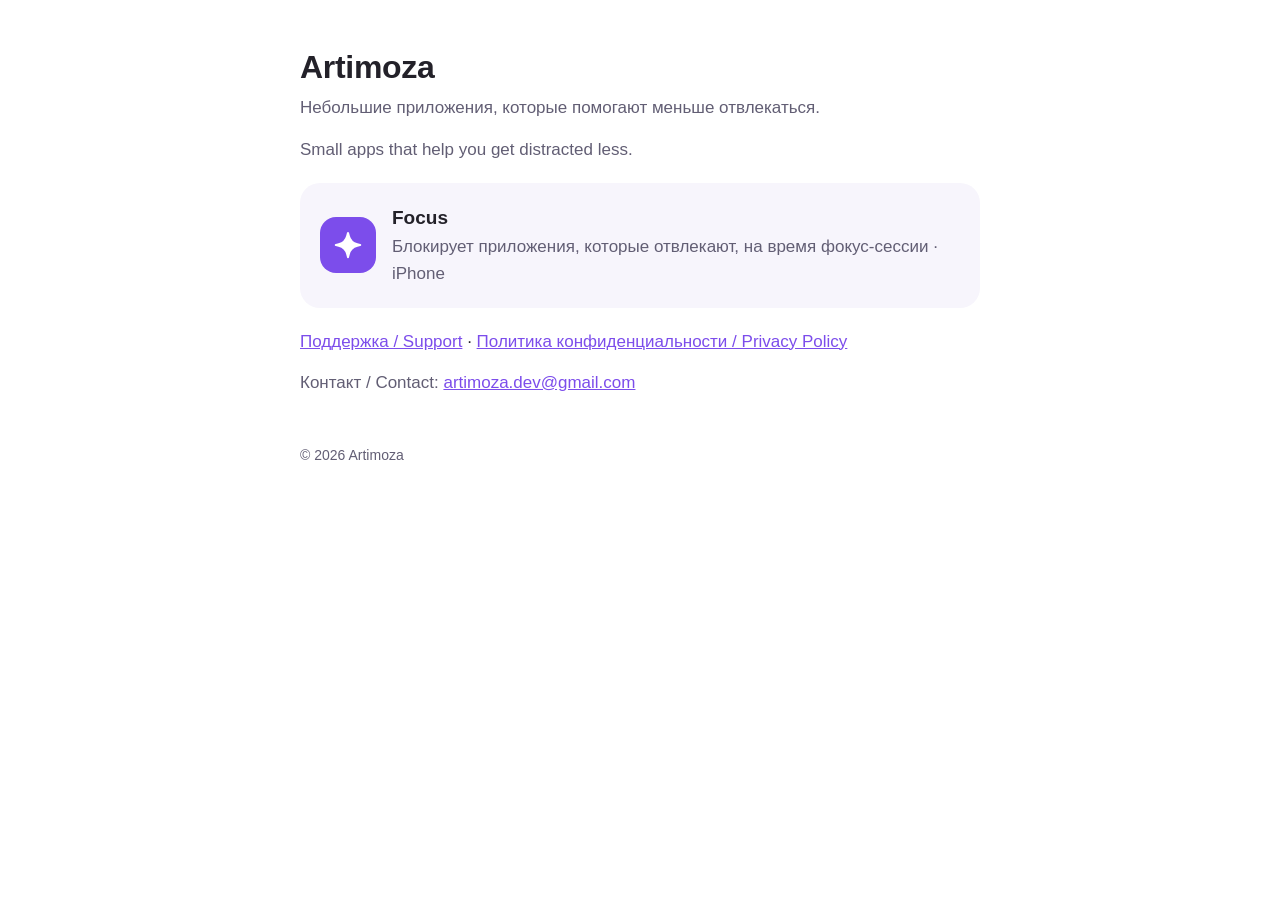
<file: index.html>
<!doctype html>
<html lang="ru">
<head>
  <meta charset="utf-8">
  <meta name="viewport" content="width=device-width, initial-scale=1">
  <title>Artimoza</title>
  <link rel="stylesheet" href="style.css">
</head>
<body>
<main>
  <h1>Artimoza</h1>
  <p class="muted">Небольшие приложения, которые помогают меньше отвлекаться.</p>
  <p class="muted" lang="en">Small apps that help you get distracted less.</p>

  <a class="card" href="focus/" style="display: flex; gap: 16px; align-items: center; text-decoration: none; color: inherit">
    <span class="brand-mark" aria-hidden="true" style="width: 56px; height: 56px; border-radius: 16px; flex: none">
      <svg width="30" height="30" viewBox="0 0 24 24" fill="#fff"><path d="M12 1.5c.4 0 .7.3.8.7l.6 2.2a8.5 8.5 0 0 0 6.2 6.2l2.2.6a.8.8 0 0 1 0 1.6l-2.2.6a8.5 8.5 0 0 0-6.2 6.2l-.6 2.2a.8.8 0 0 1-1.6 0l-.6-2.2a8.5 8.5 0 0 0-6.2-6.2l-2.2-.6a.8.8 0 0 1 0-1.6l2.2-.6a8.5 8.5 0 0 0 6.2-6.2l.6-2.2c.1-.4.4-.7.8-.7z"/></svg>
    </span>
    <span>
      <strong style="font-size: 19px">Focus</strong><br>
      <span class="muted">Блокирует приложения, которые отвлекают, на время фокус-сессии · iPhone</span>
    </span>
  </a>

  <p><a href="focus/">Поддержка / Support</a> · <a href="focus/privacy/">Политика конфиденциальности / Privacy Policy</a></p>
  <p class="muted">Контакт / Contact: <a href="mailto:artimoza.dev@gmail.com">artimoza.dev@gmail.com</a></p>

  <footer>© 2026 Artimoza</footer>
</main>
</body>
</html>
</file>
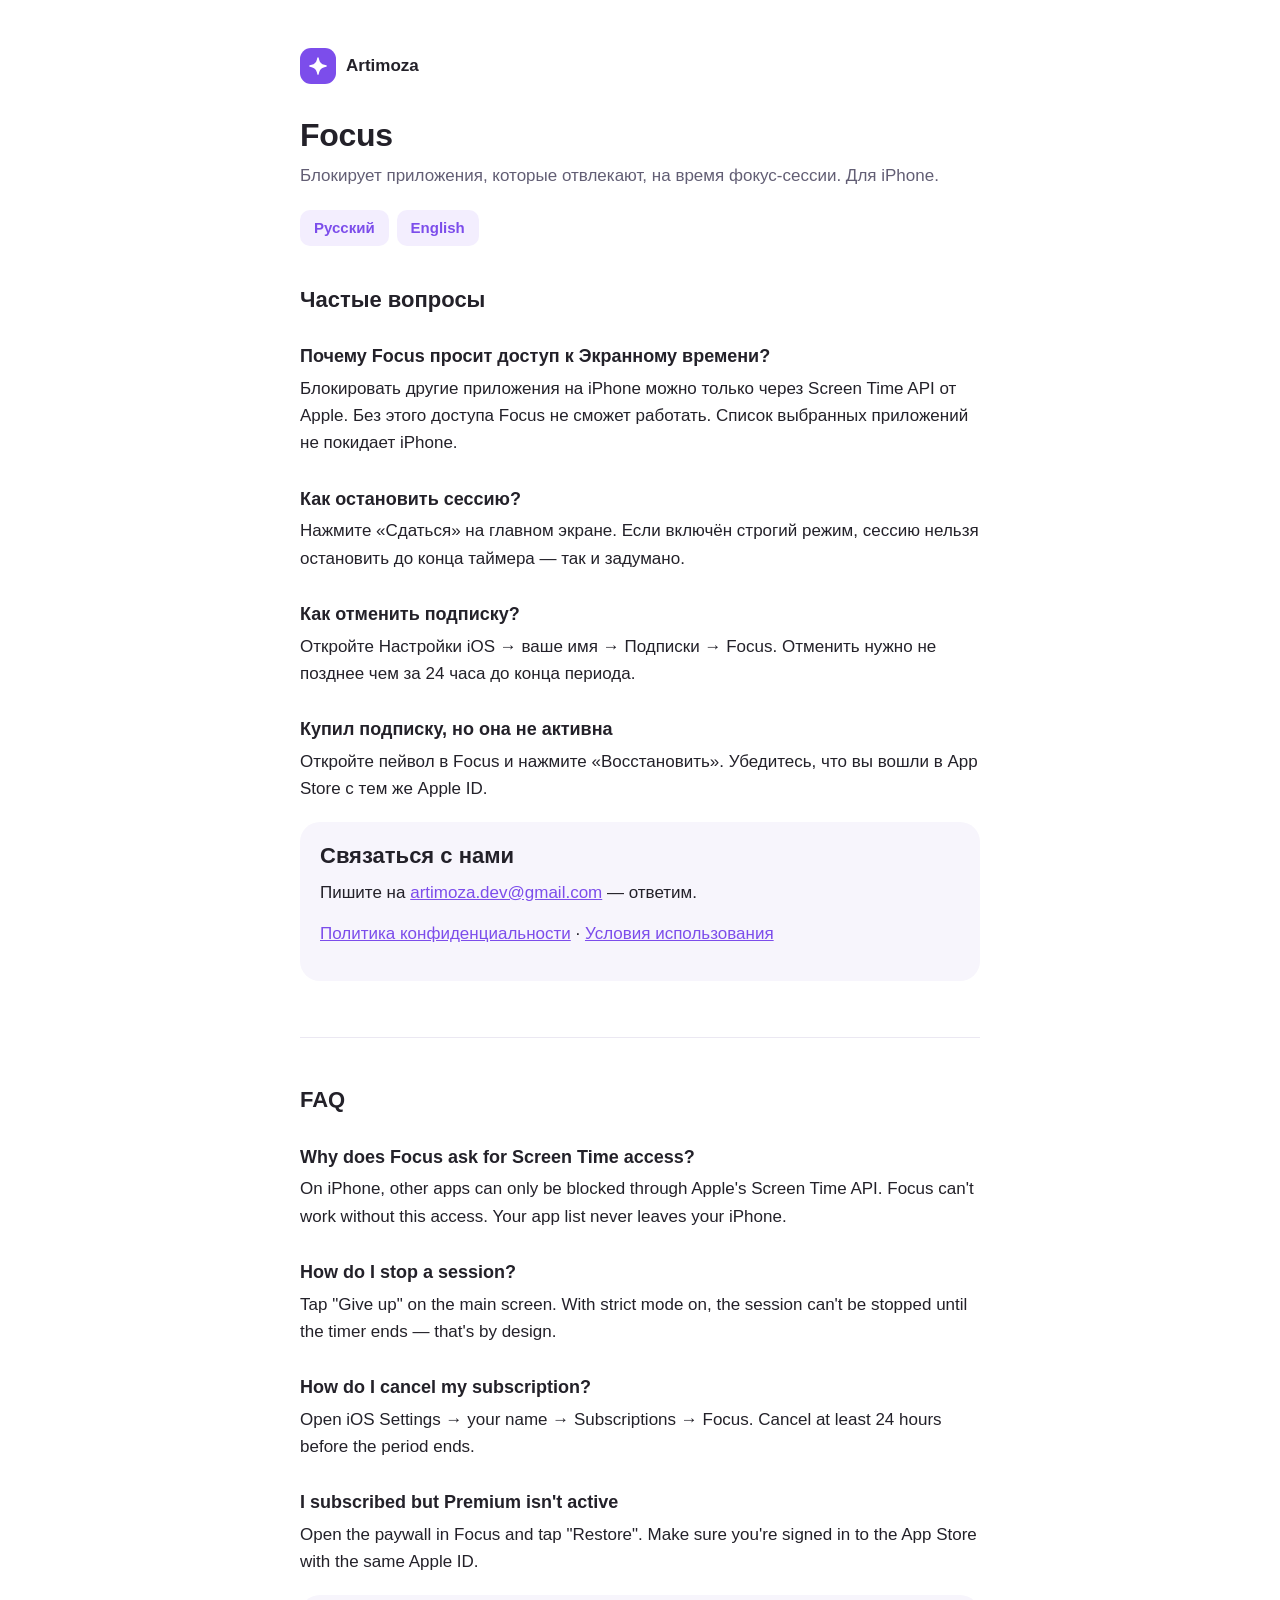
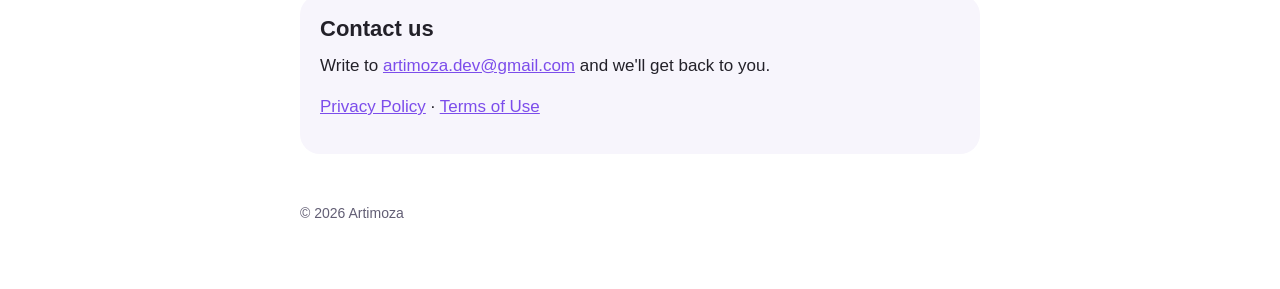
<file: focus/index.html>
<!doctype html>
<html lang="ru">
<head>
  <meta charset="utf-8">
  <meta name="viewport" content="width=device-width, initial-scale=1">
  <title>Focus — поддержка / Support</title>
  <link rel="stylesheet" href="../style.css">
</head>
<body>
<main>
  <a class="brand" href="../">
    <span class="brand-mark" aria-hidden="true">
      <svg width="20" height="20" viewBox="0 0 24 24" fill="#fff"><path d="M12 1.5c.4 0 .7.3.8.7l.6 2.2a8.5 8.5 0 0 0 6.2 6.2l2.2.6a.8.8 0 0 1 0 1.6l-2.2.6a8.5 8.5 0 0 0-6.2 6.2l-.6 2.2a.8.8 0 0 1-1.6 0l-.6-2.2a8.5 8.5 0 0 0-6.2-6.2l-2.2-.6a.8.8 0 0 1 0-1.6l2.2-.6a8.5 8.5 0 0 0 6.2-6.2l.6-2.2c.1-.4.4-.7.8-.7z"/></svg>
    </span>
    Artimoza
  </a>

  <h1>Focus</h1>
  <p class="muted">Блокирует приложения, которые отвлекают, на время фокус-сессии. Для iPhone.</p>
  <nav class="lang" aria-label="Язык">
    <a href="#ru">Русский</a>
    <a href="#en" lang="en">English</a>
  </nav>

  <section id="ru">
    <h2>Частые вопросы</h2>

    <h3>Почему Focus просит доступ к Экранному времени?</h3>
    <p>Блокировать другие приложения на iPhone можно только через Screen Time API от Apple. Без этого доступа Focus не сможет работать. Список выбранных приложений не покидает iPhone.</p>

    <h3>Как остановить сессию?</h3>
    <p>Нажмите «Сдаться» на главном экране. Если включён строгий режим, сессию нельзя остановить до конца таймера — так и задумано.</p>

    <h3>Как отменить подписку?</h3>
    <p>Откройте Настройки iOS → ваше имя → Подписки → Focus. Отменить нужно не позднее чем за 24 часа до конца периода.</p>

    <h3>Купил подписку, но она не активна</h3>
    <p>Откройте пейвол в Focus и нажмите «Восстановить». Убедитесь, что вы вошли в App Store с тем же Apple ID.</p>

    <div class="card">
      <h2>Связаться с нами</h2>
      <p>Пишите на <a href="mailto:artimoza.dev@gmail.com">artimoza.dev@gmail.com</a> — ответим.</p>
      <p><a href="privacy/">Политика конфиденциальности</a> · <a href="https://www.apple.com/legal/internet-services/itunes/dev/stdeula/">Условия использования</a></p>
    </div>
  </section>

  <hr>

  <section id="en" lang="en">
    <h2 style="margin-top: 48px">FAQ</h2>

    <h3>Why does Focus ask for Screen Time access?</h3>
    <p>On iPhone, other apps can only be blocked through Apple's Screen Time API. Focus can't work without this access. Your app list never leaves your iPhone.</p>

    <h3>How do I stop a session?</h3>
    <p>Tap "Give up" on the main screen. With strict mode on, the session can't be stopped until the timer ends — that's by design.</p>

    <h3>How do I cancel my subscription?</h3>
    <p>Open iOS Settings → your name → Subscriptions → Focus. Cancel at least 24 hours before the period ends.</p>

    <h3>I subscribed but Premium isn't active</h3>
    <p>Open the paywall in Focus and tap "Restore". Make sure you're signed in to the App Store with the same Apple ID.</p>

    <div class="card">
      <h2>Contact us</h2>
      <p>Write to <a href="mailto:artimoza.dev@gmail.com">artimoza.dev@gmail.com</a> and we'll get back to you.</p>
      <p><a href="privacy/">Privacy Policy</a> · <a href="https://www.apple.com/legal/internet-services/itunes/dev/stdeula/">Terms of Use</a></p>
    </div>
  </section>

  <footer>© 2026 Artimoza</footer>
</main>
</body>
</html>
</file>
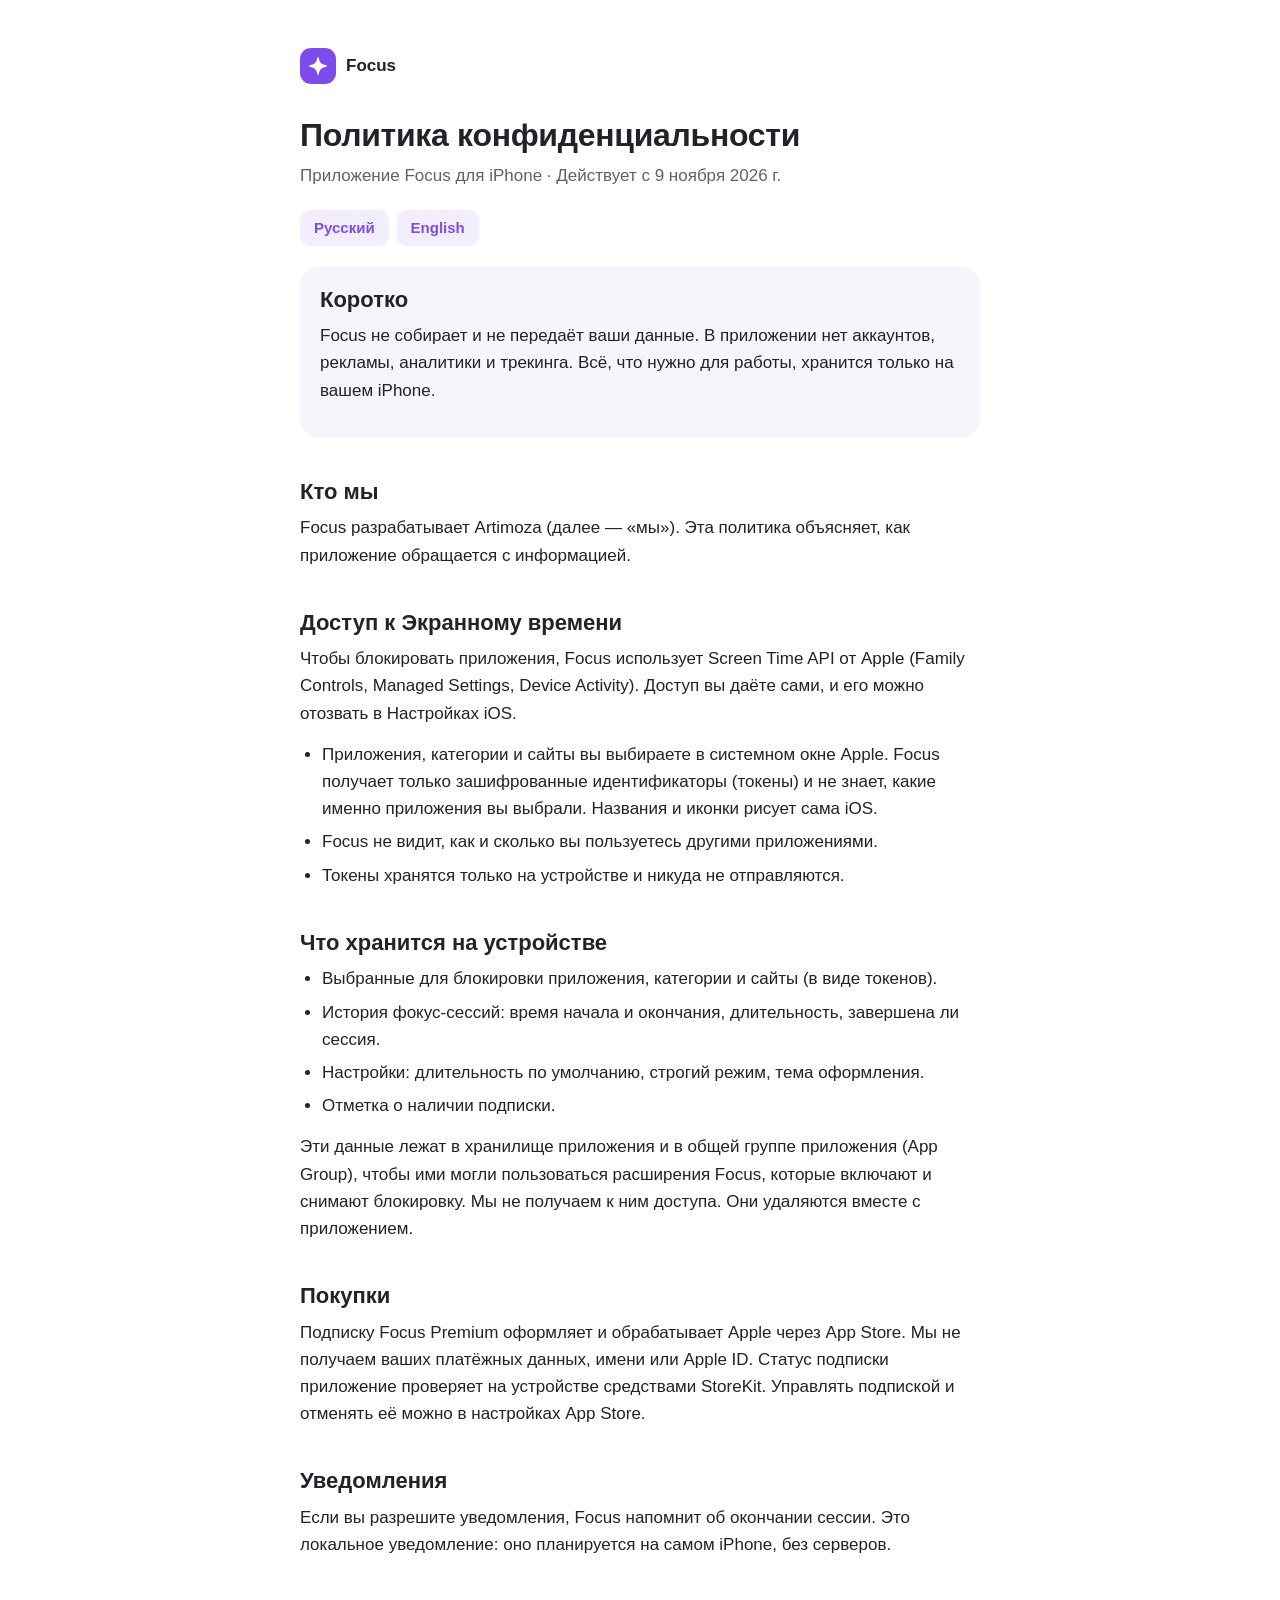
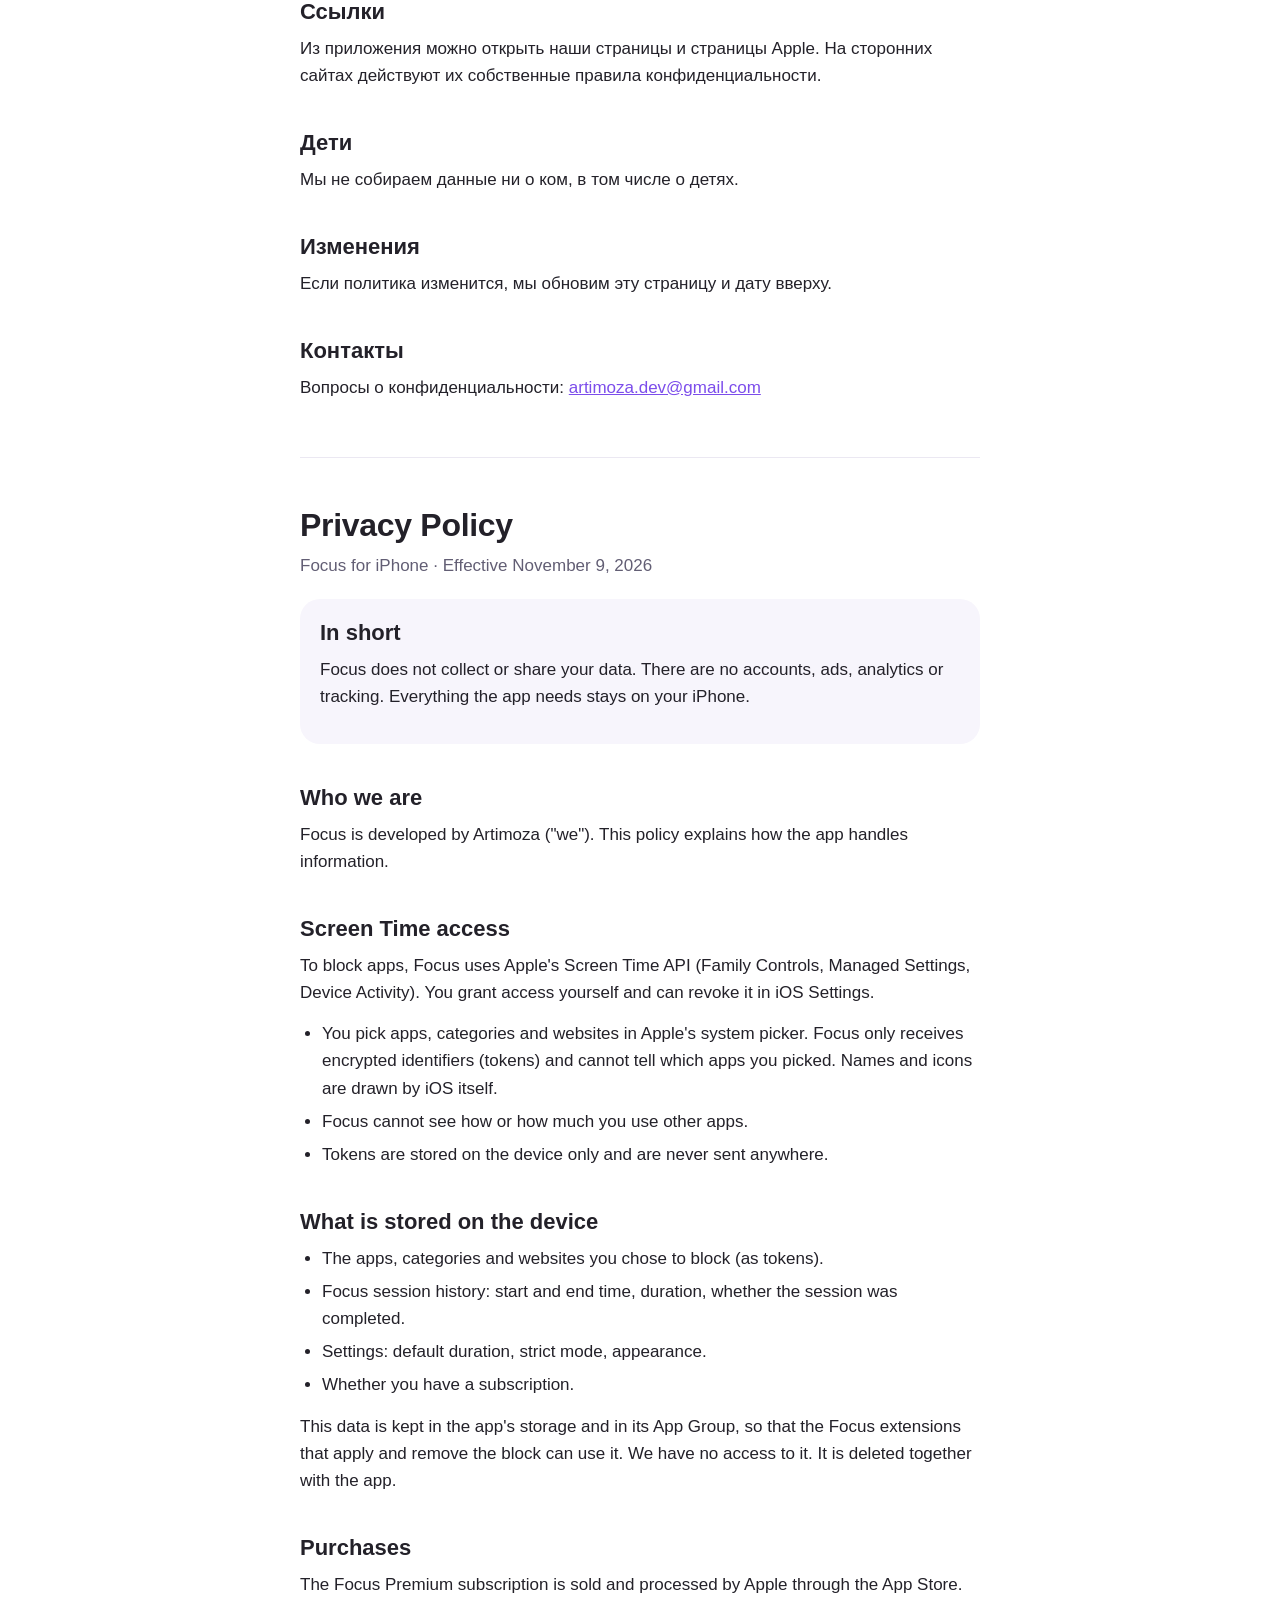
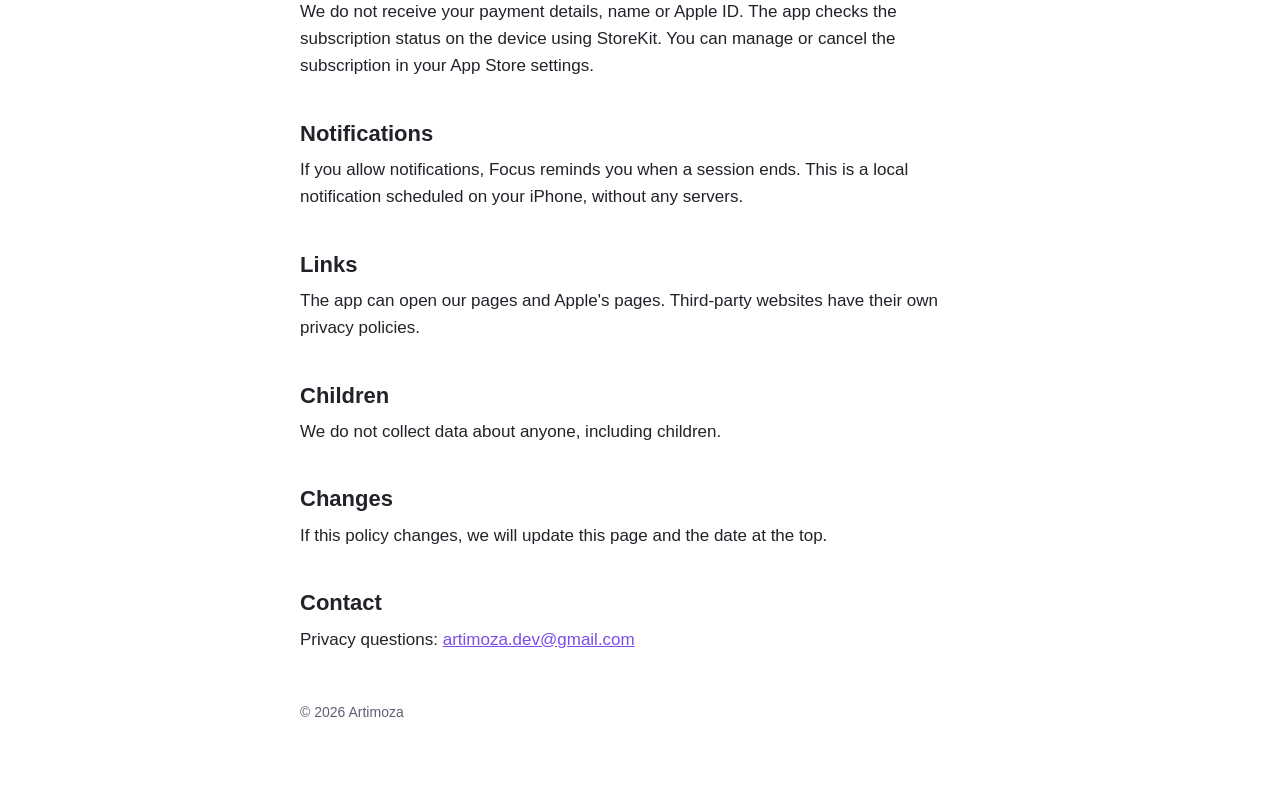
<file: focus/privacy/index.html>
<!doctype html>
<html lang="ru">
<head>
  <meta charset="utf-8">
  <meta name="viewport" content="width=device-width, initial-scale=1">
  <title>Focus — Политика конфиденциальности / Privacy Policy</title>
  <link rel="stylesheet" href="../../style.css">
</head>
<body>
<main>
  <a class="brand" href="../">
    <span class="brand-mark" aria-hidden="true">
      <svg width="20" height="20" viewBox="0 0 24 24" fill="#fff"><path d="M12 1.5c.4 0 .7.3.8.7l.6 2.2a8.5 8.5 0 0 0 6.2 6.2l2.2.6a.8.8 0 0 1 0 1.6l-2.2.6a8.5 8.5 0 0 0-6.2 6.2l-.6 2.2a.8.8 0 0 1-1.6 0l-.6-2.2a8.5 8.5 0 0 0-6.2-6.2l-2.2-.6a.8.8 0 0 1 0-1.6l2.2-.6a8.5 8.5 0 0 0 6.2-6.2l.6-2.2c.1-.4.4-.7.8-.7z"/></svg>
    </span>
    Focus
  </a>

  <h1>Политика конфиденциальности</h1>
  <p class="muted">Приложение Focus для iPhone · Действует с 9 ноября 2026 г.</p>
  <nav class="lang" aria-label="Язык">
    <a href="#ru">Русский</a>
    <a href="#en" lang="en">English</a>
  </nav>

  <section id="ru">
    <div class="card">
      <h2>Коротко</h2>
      <p>Focus не собирает и не передаёт ваши данные. В приложении нет аккаунтов, рекламы, аналитики и трекинга. Всё, что нужно для работы, хранится только на вашем iPhone.</p>
    </div>

    <h2>Кто мы</h2>
    <p>Focus разрабатывает Artimoza (далее — «мы»). Эта политика объясняет, как приложение обращается с информацией.</p>

    <h2>Доступ к Экранному времени</h2>
    <p>Чтобы блокировать приложения, Focus использует Screen Time API от Apple (Family Controls, Managed Settings, Device Activity). Доступ вы даёте сами, и его можно отозвать в Настройках iOS.</p>
    <ul>
      <li>Приложения, категории и сайты вы выбираете в системном окне Apple. Focus получает только зашифрованные идентификаторы (токены) и не знает, какие именно приложения вы выбрали. Названия и иконки рисует сама iOS.</li>
      <li>Focus не видит, как и сколько вы пользуетесь другими приложениями.</li>
      <li>Токены хранятся только на устройстве и никуда не отправляются.</li>
    </ul>

    <h2>Что хранится на устройстве</h2>
    <ul>
      <li>Выбранные для блокировки приложения, категории и сайты (в виде токенов).</li>
      <li>История фокус-сессий: время начала и окончания, длительность, завершена ли сессия.</li>
      <li>Настройки: длительность по умолчанию, строгий режим, тема оформления.</li>
      <li>Отметка о наличии подписки.</li>
    </ul>
    <p>Эти данные лежат в хранилище приложения и в общей группе приложения (App Group), чтобы ими могли пользоваться расширения Focus, которые включают и снимают блокировку. Мы не получаем к ним доступа. Они удаляются вместе с приложением.</p>

    <h2>Покупки</h2>
    <p>Подписку Focus Premium оформляет и обрабатывает Apple через App Store. Мы не получаем ваших платёжных данных, имени или Apple ID. Статус подписки приложение проверяет на устройстве средствами StoreKit. Управлять подпиской и отменять её можно в настройках App Store.</p>

    <h2>Уведомления</h2>
    <p>Если вы разрешите уведомления, Focus напомнит об окончании сессии. Это локальное уведомление: оно планируется на самом iPhone, без серверов.</p>

    <h2>Ссылки</h2>
    <p>Из приложения можно открыть наши страницы и страницы Apple. На сторонних сайтах действуют их собственные правила конфиденциальности.</p>

    <h2>Дети</h2>
    <p>Мы не собираем данные ни о ком, в том числе о детях.</p>

    <h2>Изменения</h2>
    <p>Если политика изменится, мы обновим эту страницу и дату вверху.</p>

    <h2>Контакты</h2>
    <p>Вопросы о конфиденциальности: <a href="mailto:artimoza.dev@gmail.com">artimoza.dev@gmail.com</a></p>
  </section>

  <hr>

  <section id="en" lang="en">
    <h1 style="margin-top: 48px">Privacy Policy</h1>
    <p class="muted">Focus for iPhone · Effective November 9, 2026</p>

    <div class="card">
      <h2>In short</h2>
      <p>Focus does not collect or share your data. There are no accounts, ads, analytics or tracking. Everything the app needs stays on your iPhone.</p>
    </div>

    <h2>Who we are</h2>
    <p>Focus is developed by Artimoza ("we"). This policy explains how the app handles information.</p>

    <h2>Screen Time access</h2>
    <p>To block apps, Focus uses Apple's Screen Time API (Family Controls, Managed Settings, Device Activity). You grant access yourself and can revoke it in iOS Settings.</p>
    <ul>
      <li>You pick apps, categories and websites in Apple's system picker. Focus only receives encrypted identifiers (tokens) and cannot tell which apps you picked. Names and icons are drawn by iOS itself.</li>
      <li>Focus cannot see how or how much you use other apps.</li>
      <li>Tokens are stored on the device only and are never sent anywhere.</li>
    </ul>

    <h2>What is stored on the device</h2>
    <ul>
      <li>The apps, categories and websites you chose to block (as tokens).</li>
      <li>Focus session history: start and end time, duration, whether the session was completed.</li>
      <li>Settings: default duration, strict mode, appearance.</li>
      <li>Whether you have a subscription.</li>
    </ul>
    <p>This data is kept in the app's storage and in its App Group, so that the Focus extensions that apply and remove the block can use it. We have no access to it. It is deleted together with the app.</p>

    <h2>Purchases</h2>
    <p>The Focus Premium subscription is sold and processed by Apple through the App Store. We do not receive your payment details, name or Apple ID. The app checks the subscription status on the device using StoreKit. You can manage or cancel the subscription in your App Store settings.</p>

    <h2>Notifications</h2>
    <p>If you allow notifications, Focus reminds you when a session ends. This is a local notification scheduled on your iPhone, without any servers.</p>

    <h2>Links</h2>
    <p>The app can open our pages and Apple's pages. Third-party websites have their own privacy policies.</p>

    <h2>Children</h2>
    <p>We do not collect data about anyone, including children.</p>

    <h2>Changes</h2>
    <p>If this policy changes, we will update this page and the date at the top.</p>

    <h2>Contact</h2>
    <p>Privacy questions: <a href="mailto:artimoza.dev@gmail.com">artimoza.dev@gmail.com</a></p>
  </section>

  <footer>© 2026 Artimoza</footer>
</main>
</body>
</html>
</file>
<file: style.css>
:root {
  --bg: #ffffff;
  --soft: #f7f5fc;
  --text: #232129;
  --muted: #625e74;
  --accent: #7c4deb;
  --accent-soft: #f3eefe;
  --line: #ebe8f2;
}

@media (prefers-color-scheme: dark) {
  :root {
    --bg: #15131c;
    --soft: #1c1926;
    --text: #ffffff;
    --muted: #a19db2;
    --accent: #a78bfa;
    --accent-soft: #2a2340;
    --line: #2c2937;
  }
}

* { box-sizing: border-box; }

body {
  margin: 0;
  background: var(--bg);
  color: var(--text);
  font: 17px/1.6 -apple-system, BlinkMacSystemFont, "Segoe UI", Roboto, sans-serif;
  -webkit-text-size-adjust: 100%;
}

main {
  max-width: 720px;
  margin: 0 auto;
  padding: 48px 20px 64px;
}

a { color: var(--accent); }

h1 { font-size: 32px; line-height: 1.2; margin: 0 0 8px; letter-spacing: -0.3px; }
h2 { font-size: 22px; line-height: 1.3; margin: 40px 0 8px; }
h3 { font-size: 18px; margin: 28px 0 4px; }
p, ul { margin: 0 0 14px; }
ul { padding-left: 22px; }
li { margin-bottom: 6px; }

.muted { color: var(--muted); }

.brand {
  display: inline-flex;
  align-items: center;
  gap: 10px;
  margin-bottom: 32px;
  color: var(--text);
  font-weight: 700;
  text-decoration: none;
}

.brand-mark {
  width: 36px;
  height: 36px;
  border-radius: 11px;
  background: var(--accent);
  display: grid;
  place-items: center;
}

.lang {
  display: flex;
  gap: 8px;
  margin: 20px 0 8px;
}

.lang a {
  padding: 6px 14px;
  border-radius: 10px;
  background: var(--accent-soft);
  font-size: 15px;
  font-weight: 600;
  text-decoration: none;
}

.card {
  margin: 20px 0;
  padding: 20px;
  border-radius: 20px;
  background: var(--soft);
}

.card h2 { margin-top: 0; }

hr {
  border: 0;
  border-top: 1px solid var(--line);
  margin: 56px 0 0;
}

footer {
  margin-top: 48px;
  font-size: 14px;
  color: var(--muted);
}
</file>
